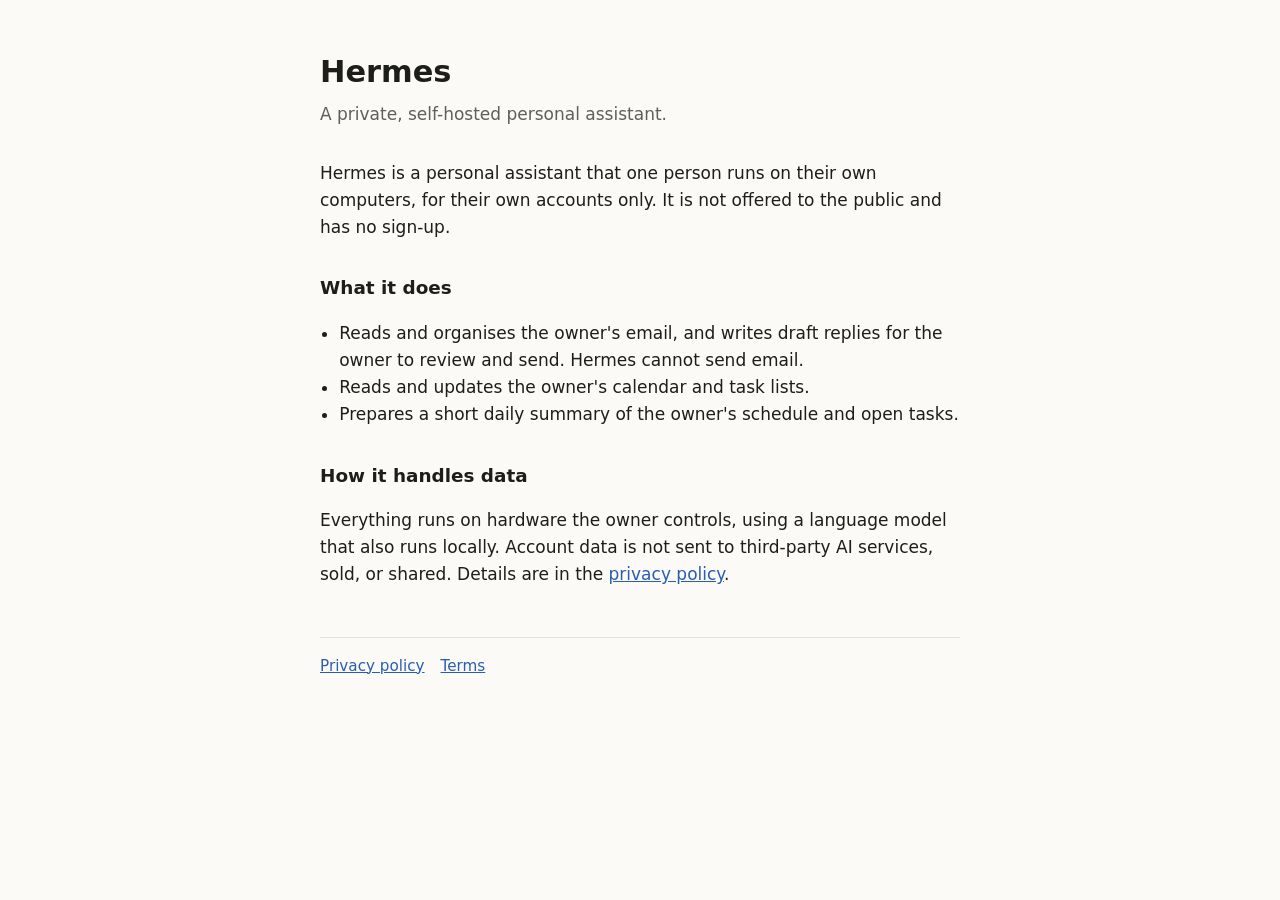
<file: index.html>
<!doctype html>
<html lang="en">
<head>
<meta charset="utf-8">
<meta name="viewport" content="width=device-width,initial-scale=1">
<title>Hermes</title>
<meta name="description" content="Hermes is a private, self-hosted personal assistant used by one person for their own accounts.">
<link rel="stylesheet" href="style.css">
</head>
<body>
<main>
<h1>Hermes</h1>
<p class="sub">A private, self-hosted personal assistant.</p>

<p>Hermes is a personal assistant that one person runs on their own computers, for their own
accounts only. It is not offered to the public and has no sign-up.</p>

<h2>What it does</h2>
<ul>
  <li>Reads and organises the owner's email, and writes draft replies for the owner to review
      and send. Hermes cannot send email.</li>
  <li>Reads and updates the owner's calendar and task lists.</li>
  <li>Prepares a short daily summary of the owner's schedule and open tasks.</li>
</ul>

<h2>How it handles data</h2>
<p>Everything runs on hardware the owner controls, using a language model that also runs
locally. Account data is not sent to third-party AI services, sold, or shared. Details are in
the <a href="privacy.html">privacy policy</a>.</p>

<nav><a href="privacy.html">Privacy policy</a><a href="terms.html">Terms</a></nav>
</main>
</body>
</html>
</file>
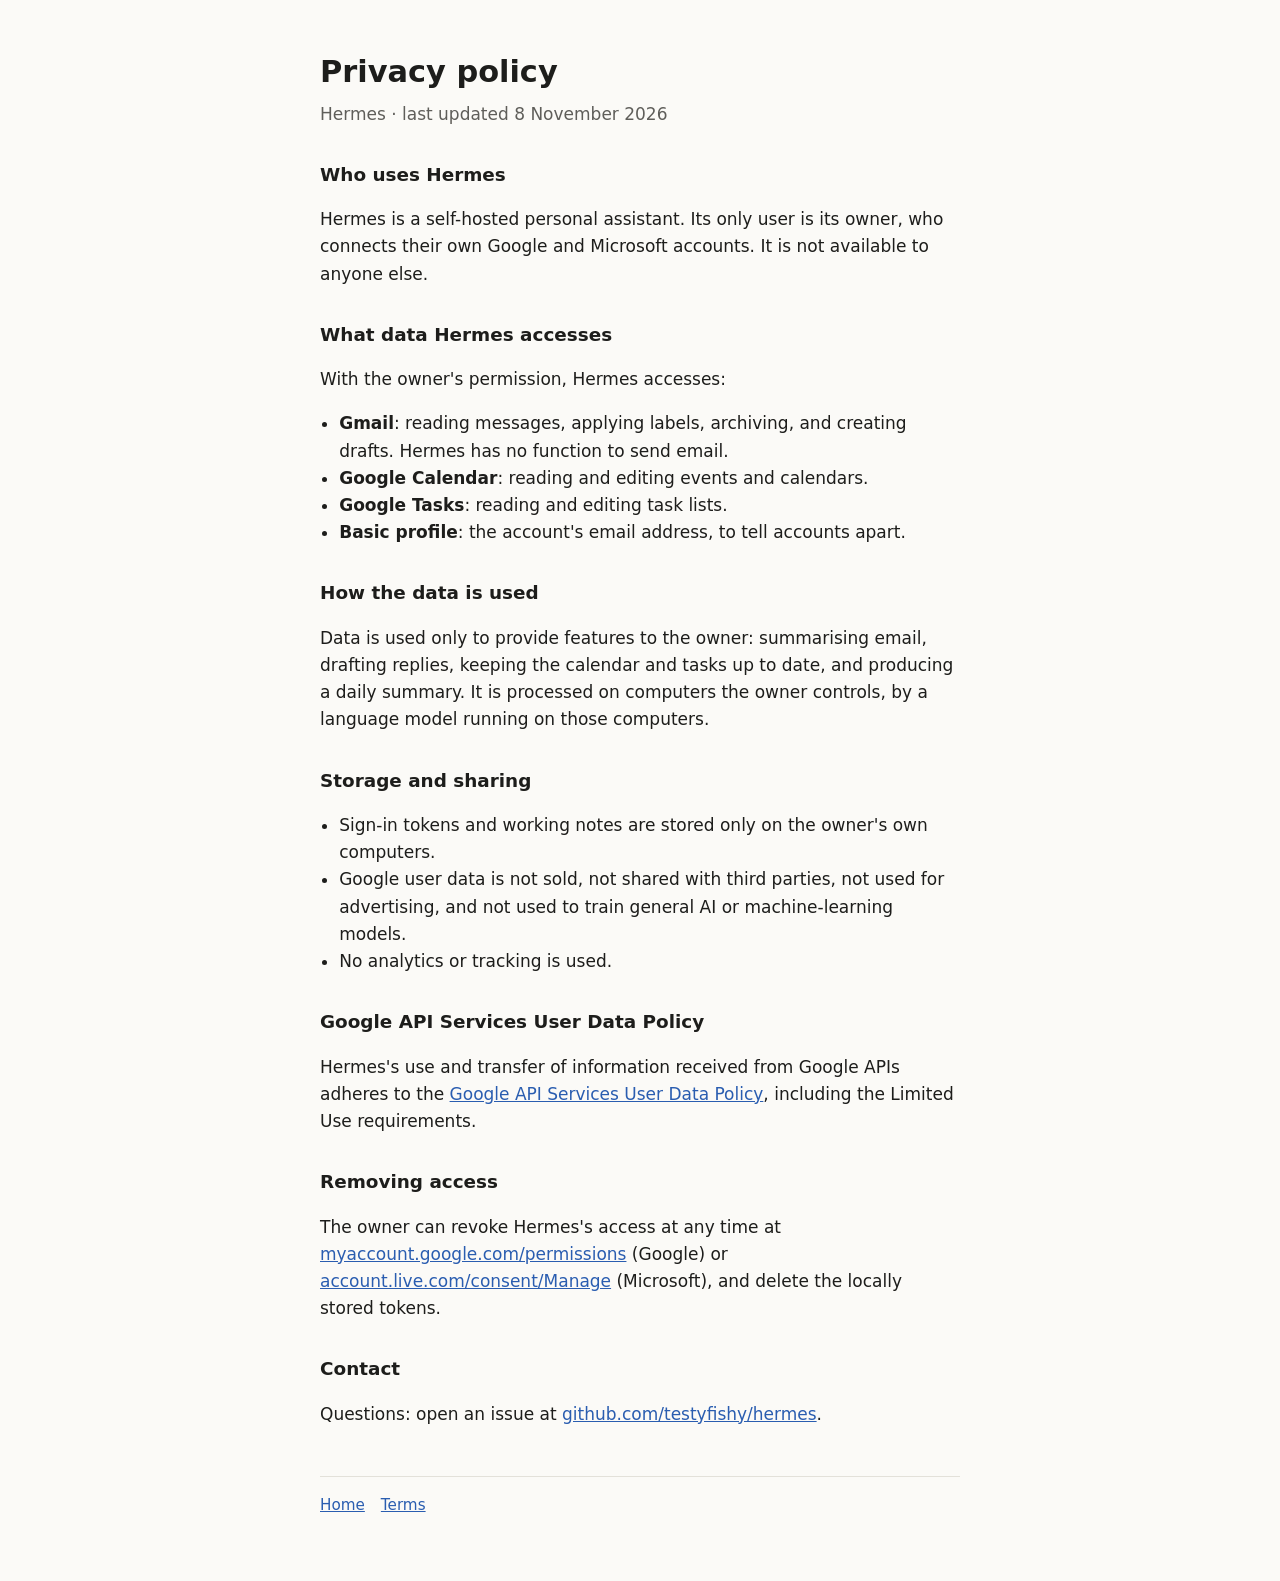
<file: privacy.html>
<!doctype html>
<html lang="en">
<head>
<meta charset="utf-8">
<meta name="viewport" content="width=device-width,initial-scale=1">
<title>Hermes Privacy Policy</title>
<link rel="stylesheet" href="style.css">
</head>
<body>
<main>
<h1>Privacy policy</h1>
<p class="sub">Hermes &middot; last updated 8 November 2026</p>

<h2>Who uses Hermes</h2>
<p>Hermes is a self-hosted personal assistant. Its only user is its owner, who connects their
own Google and Microsoft accounts. It is not available to anyone else.</p>

<h2>What data Hermes accesses</h2>
<p>With the owner's permission, Hermes accesses:</p>
<ul>
  <li><strong>Gmail</strong>: reading messages, applying labels, archiving, and creating drafts.
      Hermes has no function to send email.</li>
  <li><strong>Google Calendar</strong>: reading and editing events and calendars.</li>
  <li><strong>Google Tasks</strong>: reading and editing task lists.</li>
  <li><strong>Basic profile</strong>: the account's email address, to tell accounts apart.</li>
</ul>

<h2>How the data is used</h2>
<p>Data is used only to provide features to the owner: summarising email, drafting replies,
keeping the calendar and tasks up to date, and producing a daily summary. It is processed on
computers the owner controls, by a language model running on those computers.</p>

<h2>Storage and sharing</h2>
<ul>
  <li>Sign-in tokens and working notes are stored only on the owner's own computers.</li>
  <li>Google user data is not sold, not shared with third parties, not used for advertising,
      and not used to train general AI or machine-learning models.</li>
  <li>No analytics or tracking is used.</li>
</ul>

<h2>Google API Services User Data Policy</h2>
<p>Hermes's use and transfer of information received from Google APIs adheres to the
<a href="https://developers.google.com/terms/api-services-user-data-policy">Google API Services
User Data Policy</a>, including the Limited Use requirements.</p>

<h2>Removing access</h2>
<p>The owner can revoke Hermes's access at any time at
<a href="https://myaccount.google.com/permissions">myaccount.google.com/permissions</a>
(Google) or <a href="https://account.live.com/consent/Manage">account.live.com/consent/Manage</a>
(Microsoft), and delete the locally stored tokens.</p>

<h2>Contact</h2>
<p>Questions: open an issue at
<a href="https://github.com/testyfishy/hermes/issues">github.com/testyfishy/hermes</a>.</p>

<nav><a href="./">Home</a><a href="terms.html">Terms</a></nav>
</main>
</body>
</html>
</file>
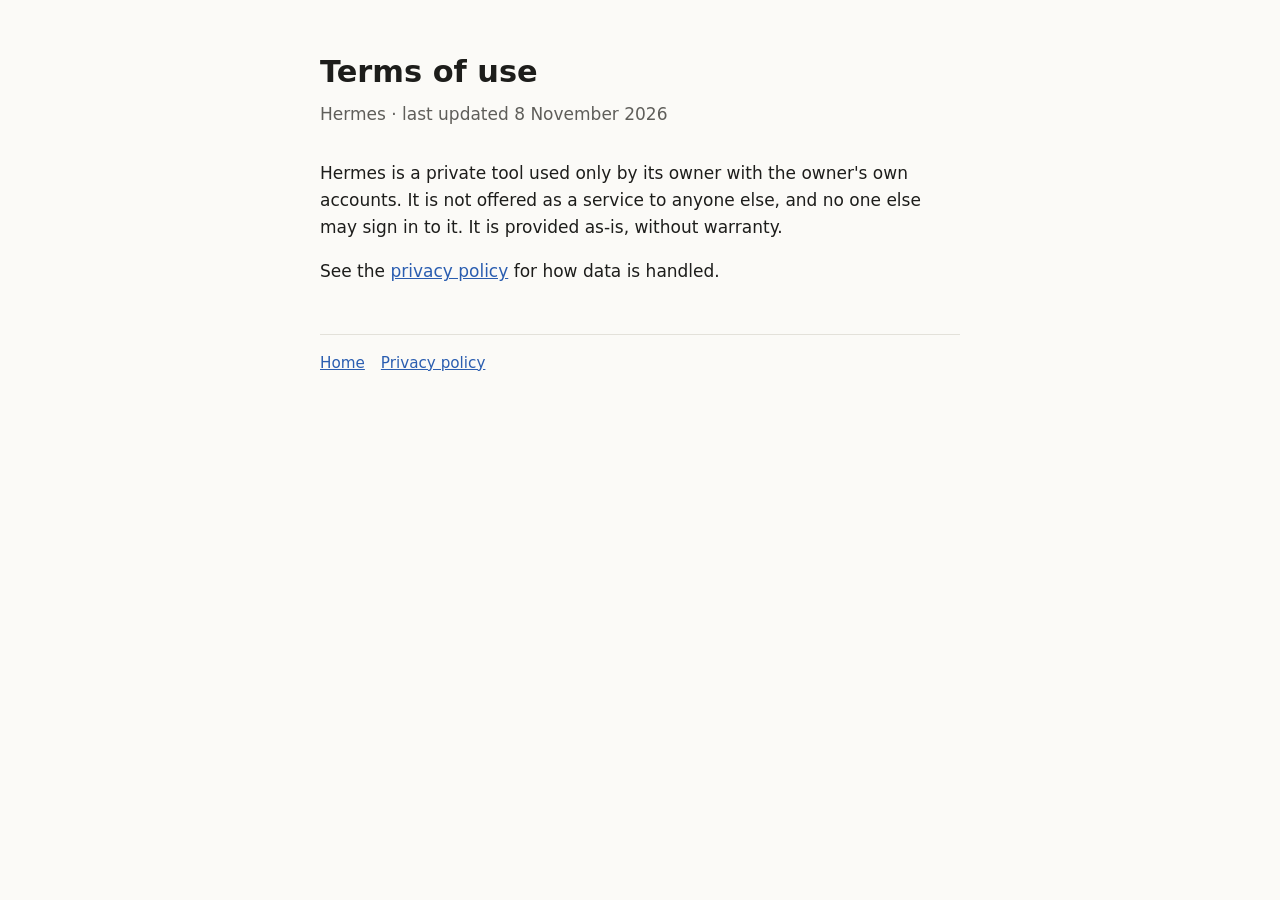
<file: terms.html>
<!doctype html>
<html lang="en">
<head>
<meta charset="utf-8">
<meta name="viewport" content="width=device-width,initial-scale=1">
<title>Hermes Terms</title>
<link rel="stylesheet" href="style.css">
</head>
<body>
<main>
<h1>Terms of use</h1>
<p class="sub">Hermes &middot; last updated 8 November 2026</p>
<p>Hermes is a private tool used only by its owner with the owner's own accounts. It is not
offered as a service to anyone else, and no one else may sign in to it. It is provided as-is,
without warranty.</p>
<p>See the <a href="privacy.html">privacy policy</a> for how data is handled.</p>
<nav><a href="./">Home</a><a href="privacy.html">Privacy policy</a></nav>
</main>
</body>
</html>
</file>
<file: style.css>
:root{--bg:#fbfaf7;--fg:#1d1d1b;--muted:#5f5e5a;--line:#e3e1da;--link:#2a5db0}
@media (prefers-color-scheme:dark){:root{--bg:#161615;--fg:#ecebe6;--muted:#a7a59d;--line:#33322f;--link:#8fb3ff}}
*{box-sizing:border-box}
body{margin:0;background:var(--bg);color:var(--fg);font:17px/1.6 system-ui,-apple-system,"Segoe UI",sans-serif}
main{max-width:42rem;margin:0 auto;padding:3rem 1rem 4rem}
h1{font-size:1.9rem;margin:0 0 .25rem}h2{font-size:1.15rem;margin:2rem 0 .5rem}
.sub{color:var(--muted);margin:0 0 2rem}
a{color:var(--link)}
nav{border-top:1px solid var(--line);margin-top:3rem;padding-top:1rem;color:var(--muted);font-size:.95rem}
nav a{margin-right:1rem}
ul{padding-left:1.2rem}
</file>
